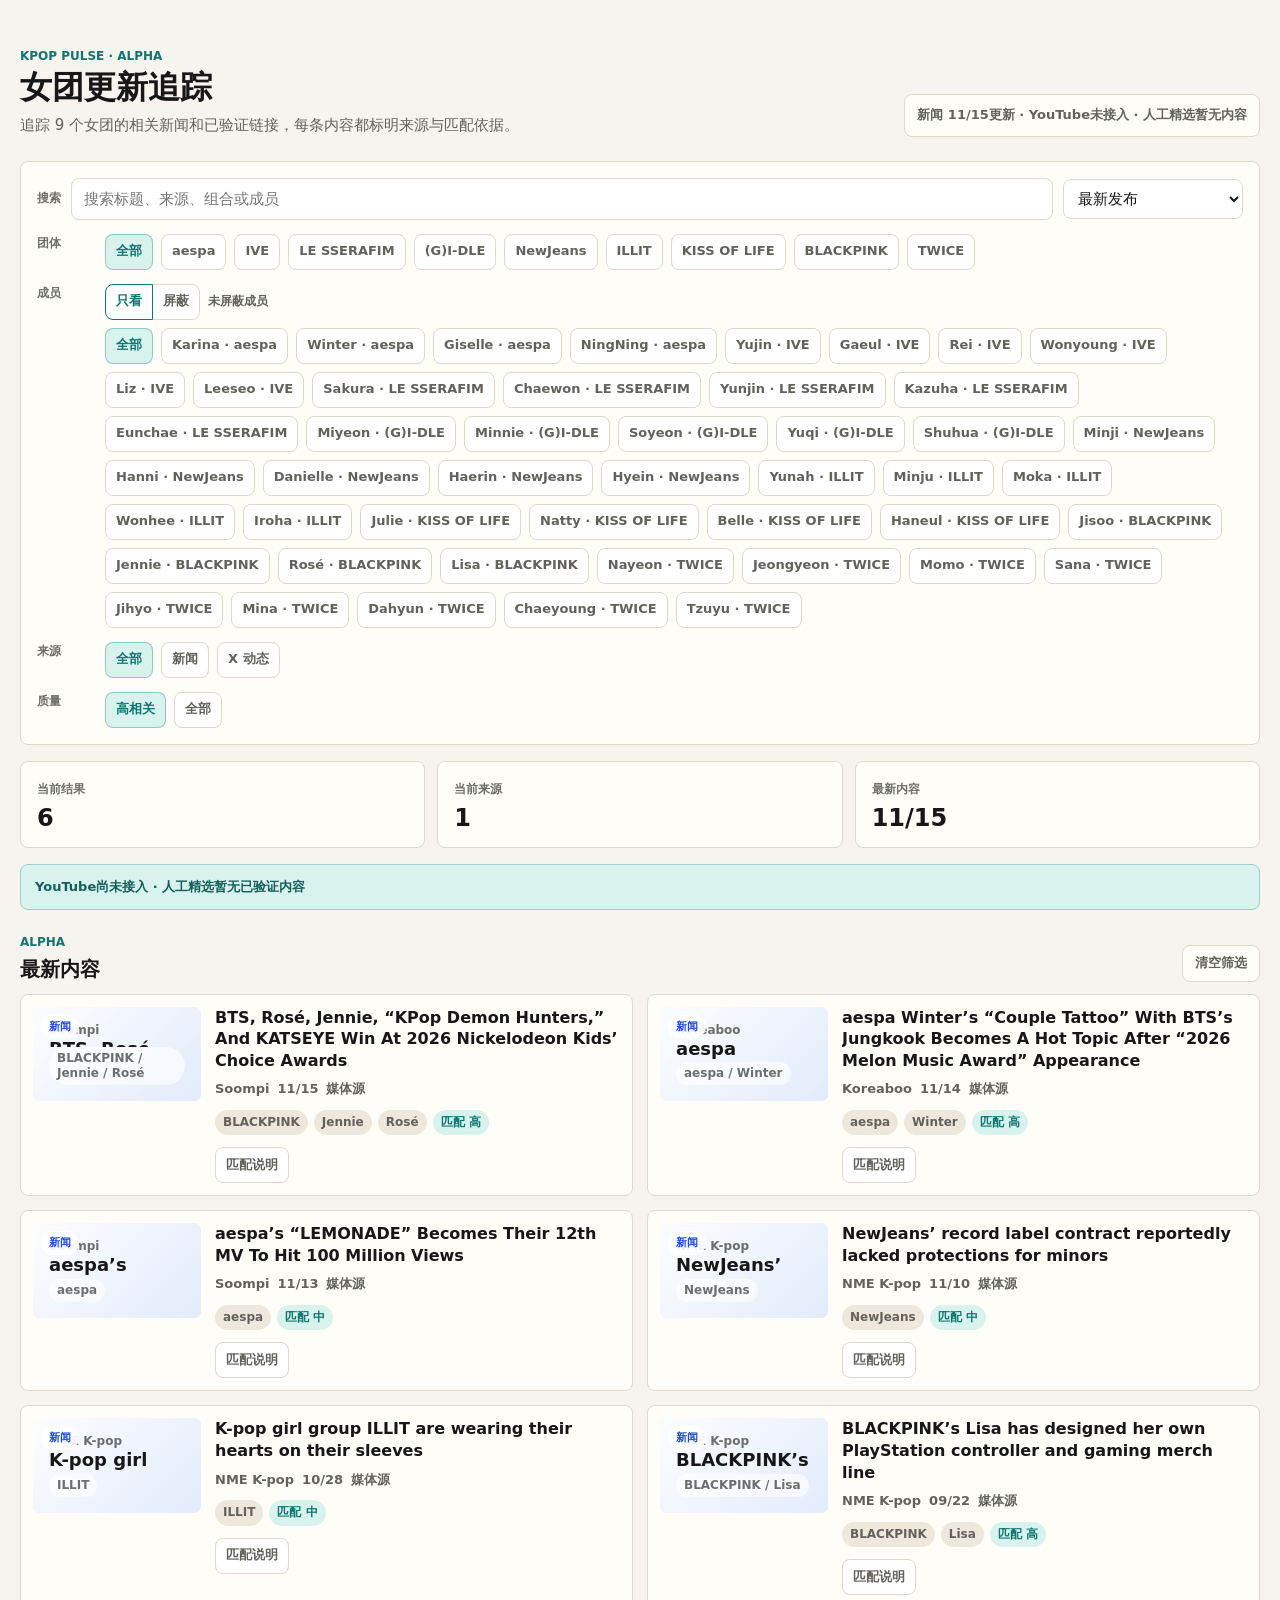
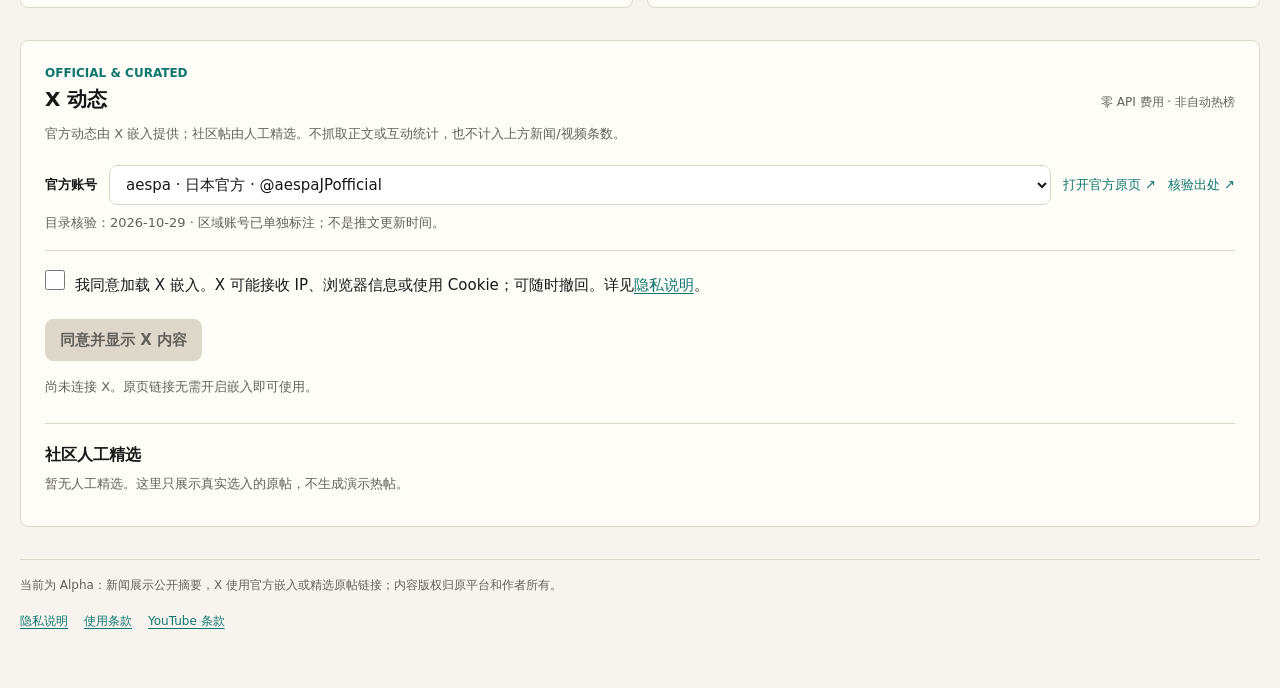
<file: index.html>
<!doctype html>
<html lang="zh-CN">
  <head>
    <meta charset="utf-8" />
    <meta name="viewport" content="width=device-width, initial-scale=1" />
    <meta
      name="description"
      content="Kpop Pulse 追踪 Kpop 女团相关新闻和已验证内容更新。"
    />
    <meta
      http-equiv="Content-Security-Policy"
      content="default-src 'self'; script-src 'self'; style-src 'self'; img-src 'self' https: data:; connect-src 'self'; frame-src 'self'; base-uri 'self'; form-action 'none'"
    />
    <title>Kpop Pulse</title>
    <link rel="stylesheet" href="./src/styles.css?v=20261029a" />
    <script type="module" src="./src/app.js?v=20261029b"></script>
  </head>
  <body>
    <noscript>Kpop Pulse 需要启用 JavaScript 才能读取本地数据并渲染内容列表。</noscript>
    <div id="app">
      <header class="app-header">
        <div>
          <p class="eyebrow">Kpop Pulse · Alpha</p>
          <h1>女团更新追踪</h1>
          <p id="tracking-copy" class="lede">追踪已配置女团的相关新闻和已验证链接，每条内容都标明来源与匹配依据。</p>
        </div>
        <div id="freshness" class="freshness" aria-live="polite">读取数据中...</div>
      </header>

      <main>
        <section class="toolbar" aria-label="筛选条件">
          <div class="toolbar-row">
            <label class="search-label" for="search-input">搜索</label>
            <input id="search-input" type="search" placeholder="搜索标题、来源、组合或成员" />
            <select id="sort-select" aria-label="排序">
              <option value="latest">最新发布</option>
              <option value="confidence">匹配置信度</option>
            </select>
          </div>
          <button
            id="advanced-filters-toggle"
            class="advanced-filter-toggle"
            type="button"
            aria-expanded="false"
            aria-controls="advanced-filters"
          >筛选与偏好</button>
          <div id="advanced-filters" class="advanced-filters is-collapsed">
            <div class="filter-group">
              <span class="filter-title">团体</span>
              <div id="group-filters" class="chip-row" role="group" aria-label="团体筛选"></div>
            </div>
            <div class="filter-group">
              <span class="filter-title">成员</span>
              <div id="member-filter-panel" class="member-filter-panel">
                <div class="member-mode-row">
                  <div class="mode-switch" role="group" aria-label="成员筛选模式">
                    <button id="member-mode-include" class="mode-button" type="button" aria-pressed="true">只看</button>
                    <button id="member-mode-mute" class="mode-button" type="button" aria-pressed="false">屏蔽</button>
                  </div>
                  <span id="muted-member-summary" class="filter-note" aria-live="polite">未屏蔽成员</span>
                  <button id="clear-muted-members" class="ghost-button compact-button" type="button" hidden>清除屏蔽</button>
                </div>
                <div id="member-filters" class="chip-row" role="group" aria-label="成员筛选"></div>
              </div>
            </div>
            <div class="filter-group">
              <span class="filter-title">来源</span>
              <div id="platform-filters" class="chip-row" role="group" aria-label="来源筛选"></div>
            </div>
            <div class="filter-group">
              <span class="filter-title">质量</span>
              <div id="quality-filters" class="chip-row" role="group" aria-label="质量筛选"></div>
            </div>
          </div>
        </section>

        <section id="core-summary" class="summary-grid" aria-label="新闻与视频数据摘要">
          <article class="summary-card">
            <span class="summary-label">当前结果</span>
            <strong id="summary-count">0</strong>
          </article>
          <article class="summary-card">
            <span class="summary-label">当前来源</span>
            <strong id="summary-sources">0</strong>
          </article>
          <article class="summary-card">
            <span class="summary-label">最新内容</span>
            <strong id="summary-latest">—</strong>
          </article>
        </section>

        <section id="status-banner" class="status-banner" aria-live="polite"></section>

        <section id="youtube-consent" class="youtube-consent" aria-labelledby="youtube-consent-title" hidden>
          <div>
            <p class="eyebrow">YouTube API</p>
            <h2 id="youtube-consent-title">是否显示 YouTube 内容？</h2>
            <p>本站会读取公开的官方视频资料。继续前，请先阅读隐私说明和使用条款；不同意不会影响新闻内容。</p>
          </div>
          <label class="consent-check" for="youtube-consent-check">
            <input id="youtube-consent-check" type="checkbox" />
            <span>我已阅读并同意 <a href="./privacy.html">隐私说明</a>和<a href="./terms.html">使用条款</a>。</span>
          </label>
          <button id="youtube-consent-accept" class="consent-button" type="button" disabled>同意并显示 YouTube 内容</button>
        </section>

        <section id="core-feed-section" class="feed-section" aria-labelledby="feed-title">
          <div class="section-heading">
            <div>
              <p class="eyebrow">Alpha</p>
              <h2 id="feed-title">最新内容</h2>
            </div>
            <button id="clear-filters" class="ghost-button" type="button">清空筛选</button>
          </div>
          <div id="feed" class="feed" aria-live="polite"></div>
          <button id="load-more" class="load-more-button" type="button" aria-controls="feed" hidden>显示更多</button>
          <div id="empty-state" class="empty-state" hidden>
            <h3>当前条件没有匹配内容</h3>
            <p>换一个团体、成员、来源，或清空搜索词。</p>
          </div>
        </section>
        <section id="x-section" class="x-section" aria-labelledby="x-title">
          <div class="section-heading">
            <div><p class="eyebrow">Official &amp; Curated</p><h2 id="x-title">X 动态</h2></div>
            <span class="x-mode">零 API 费用 · 非自动热榜</span>
          </div>
          <p class="x-note">官方动态由 X 嵌入提供；社区帖由人工精选。不抓取正文或互动统计，也不计入上方新闻/视频条数。</p>
          <div class="x-account-bar">
            <label for="x-account-select">官方账号</label>
            <select id="x-account-select" aria-label="选择已核验的 X 官方账号" disabled></select>
            <div class="x-actions">
              <a id="x-account-link" target="_blank" rel="noopener noreferrer" hidden>打开官方原页 ↗</a>
              <a id="x-account-source" target="_blank" rel="noopener noreferrer" hidden>核验出处 ↗</a>
            </div>
          </div>
          <p id="x-directory-note" class="x-note"></p>
          <p id="x-filter-hint" class="x-filter-hint" hidden>成员筛选、屏蔽或搜索正在生效：为尊重偏好，已隐藏无法逐帖筛选的官方时间线。人工精选仍按标签和维护者备注筛选。</p>
          <div class="x-consent">
            <label class="consent-check" for="x-consent-check"><input id="x-consent-check" type="checkbox" /><span>我同意加载 X 嵌入。X 可能接收 IP、浏览器信息或使用 Cookie；可随时撤回。详见<a href="./privacy.html#x-privacy">隐私说明</a>。</span></label>
            <div class="x-actions">
              <button id="x-consent-accept" class="consent-button" type="button" disabled>同意并显示 X 内容</button>
              <button id="x-consent-revoke" class="ghost-button" type="button" hidden>撤回 X 同意</button>
              <button id="x-embed-retry" class="ghost-button" type="button" hidden>重试嵌入</button>
            </div>
            <p id="x-storage-note" class="x-note" hidden>浏览器无法保存偏好，本次同意仅在当前会话有效。</p>
          </div>
          <p id="x-status" class="x-status" role="status" aria-live="polite">正在读取 X 官方目录…</p>
          <div id="x-embed-slot"></div>
          <div class="x-manual"><h3>社区人工精选</h3><p id="x-manual-empty" class="x-note"></p><div id="x-manual-posts"></div></div>
        </section>
      </main>
      <footer class="app-footer">
        <p>当前为 Alpha：新闻展示公开摘要，X 使用官方嵌入或精选原帖链接；内容版权归原平台和作者所有。</p>
        <nav class="footer-links" aria-label="政策与条款">
          <a href="./privacy.html">隐私说明</a>
          <a href="./terms.html">使用条款</a>
          <a href="https://www.youtube.com/t/terms" target="_blank" rel="noreferrer">YouTube 条款</a>
          <button id="youtube-consent-revoke" class="footer-button" type="button" hidden>撤回 YouTube 同意</button>
          <button id="youtube-retry" class="footer-button" type="button" hidden>重试 YouTube 内容加载</button>
        </nav>
        <p id="youtube-storage-note" hidden>浏览器无法保存 YouTube 同意，本次同意仅在当前页面有效；刷新后需要重新同意。</p>
      </footer>
    </div>
  </body>
</html>
</file>
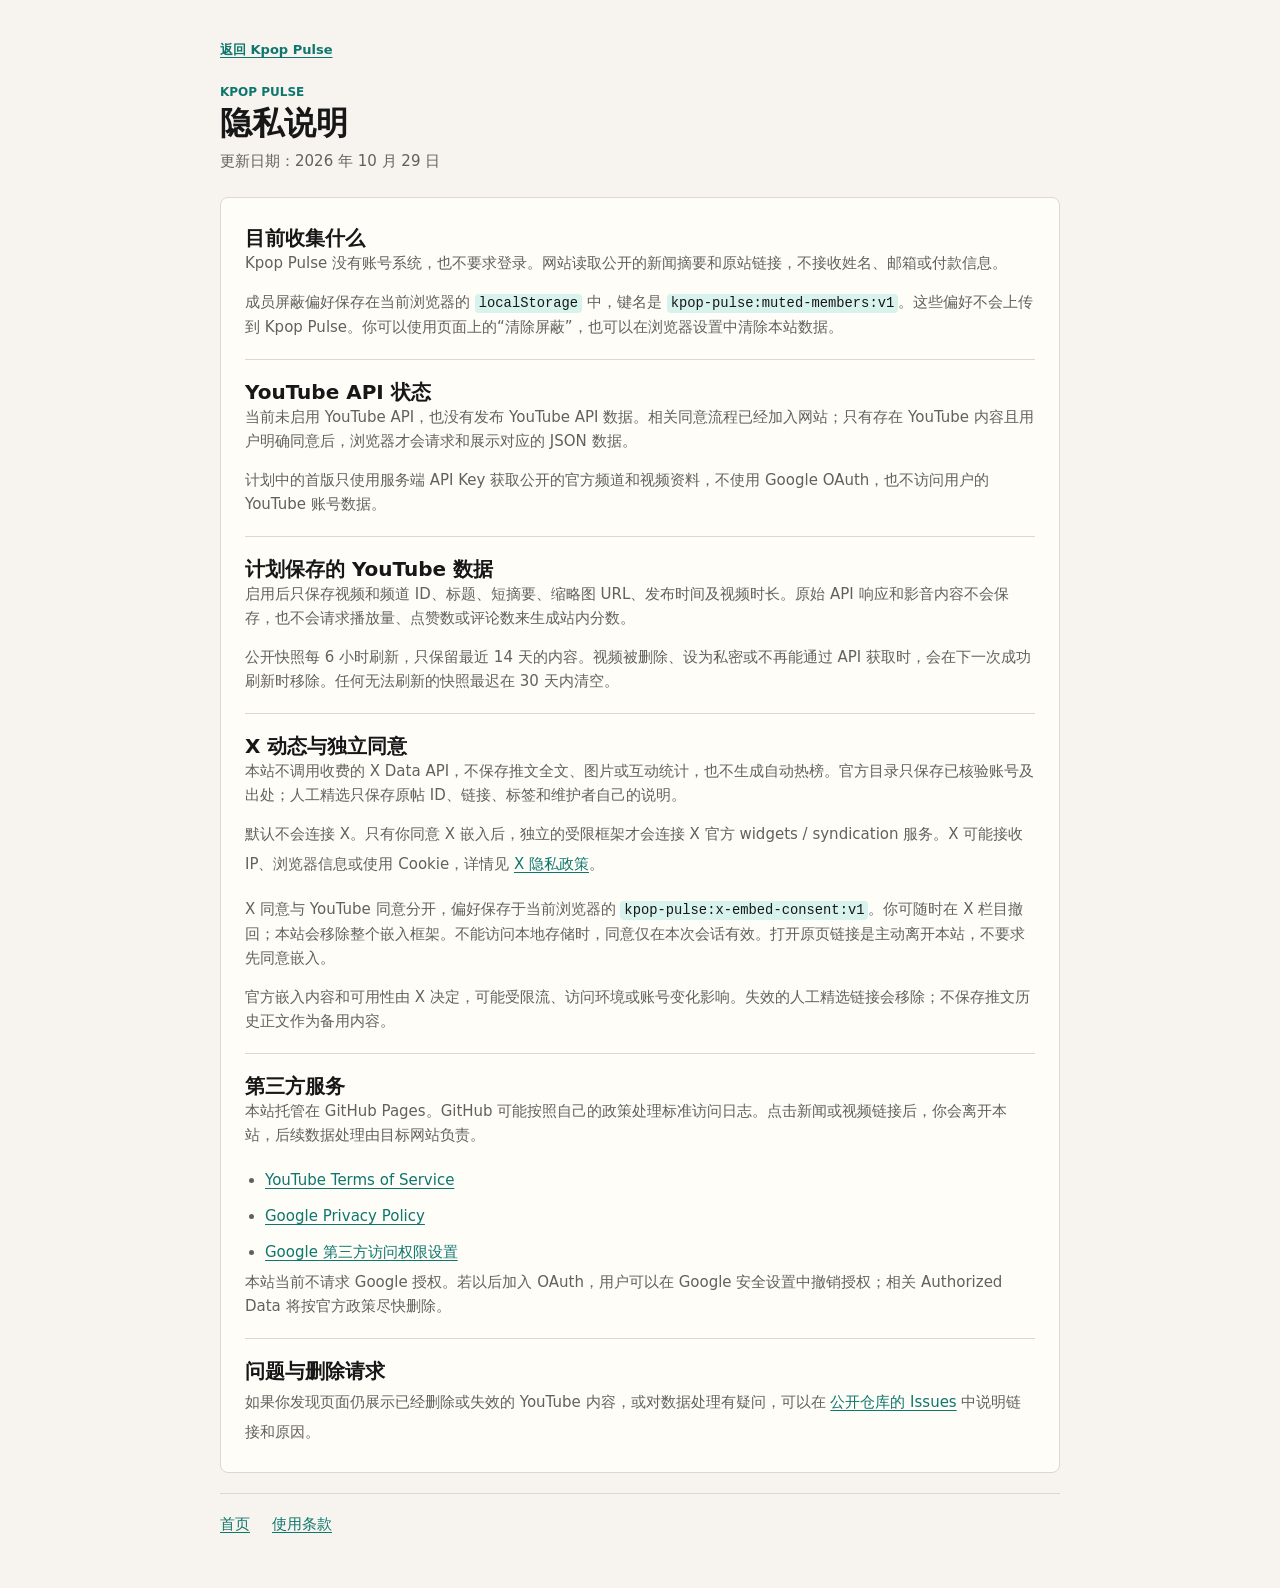
<file: privacy.html>
<!doctype html>
<html lang="zh-CN">
  <head>
    <meta charset="utf-8" />
    <meta name="viewport" content="width=device-width, initial-scale=1" />
    <meta name="description" content="Kpop Pulse 隐私说明与 YouTube API 数据使用计划。" />
    <meta
      http-equiv="Content-Security-Policy"
      content="default-src 'self'; script-src 'none'; style-src 'self'; img-src 'self' https: data:; connect-src 'none'; frame-ancestors 'none'; base-uri 'self'; form-action 'none'"
    />
    <title>隐私说明 · Kpop Pulse</title>
    <link rel="stylesheet" href="./src/styles.css?v=20261029a" />
  </head>
  <body>
    <div class="legal-shell">
      <header class="legal-header">
        <a class="legal-back-link" href="./index.html">返回 Kpop Pulse</a>
        <p class="eyebrow">Kpop Pulse</p>
        <h1>隐私说明</h1>
        <p class="lede">更新日期：2026 年 10 月 29 日</p>
      </header>

      <main class="legal-content">
        <section>
          <h2>目前收集什么</h2>
          <p>Kpop Pulse 没有账号系统，也不要求登录。网站读取公开的新闻摘要和原站链接，不接收姓名、邮箱或付款信息。</p>
          <p>成员屏蔽偏好保存在当前浏览器的 <code>localStorage</code> 中，键名是 <code>kpop-pulse:muted-members:v1</code>。这些偏好不会上传到 Kpop Pulse。你可以使用页面上的“清除屏蔽”，也可以在浏览器设置中清除本站数据。</p>
        </section>

        <section>
          <h2>YouTube API 状态</h2>
          <p>当前未启用 YouTube API，也没有发布 YouTube API 数据。相关同意流程已经加入网站；只有存在 YouTube 内容且用户明确同意后，浏览器才会请求和展示对应的 JSON 数据。</p>
          <p>计划中的首版只使用服务端 API Key 获取公开的官方频道和视频资料，不使用 Google OAuth，也不访问用户的 YouTube 账号数据。</p>
        </section>

        <section>
          <h2>计划保存的 YouTube 数据</h2>
          <p>启用后只保存视频和频道 ID、标题、短摘要、缩略图 URL、发布时间及视频时长。原始 API 响应和影音内容不会保存，也不会请求播放量、点赞数或评论数来生成站内分数。</p>
          <p>公开快照每 6 小时刷新，只保留最近 14 天的内容。视频被删除、设为私密或不再能通过 API 获取时，会在下一次成功刷新时移除。任何无法刷新的快照最迟在 30 天内清空。</p>
        </section>

        <section id="x-privacy">
          <h2>X 动态与独立同意</h2>
          <p>本站不调用收费的 X Data API，不保存推文全文、图片或互动统计，也不生成自动热榜。官方目录只保存已核验账号及出处；人工精选只保存原帖 ID、链接、标签和维护者自己的说明。</p>
          <p>默认不会连接 X。只有你同意 X 嵌入后，独立的受限框架才会连接 X 官方 widgets / syndication 服务。X 可能接收 IP、浏览器信息或使用 Cookie，详情见 <a href="https://x.com/en/privacy" target="_blank" rel="noopener noreferrer">X 隐私政策</a>。</p>
          <p>X 同意与 YouTube 同意分开，偏好保存于当前浏览器的 <code>kpop-pulse:x-embed-consent:v1</code>。你可随时在 X 栏目撤回；本站会移除整个嵌入框架。不能访问本地存储时，同意仅在本次会话有效。打开原页链接是主动离开本站，不要求先同意嵌入。</p>
          <p>官方嵌入内容和可用性由 X 决定，可能受限流、访问环境或账号变化影响。失效的人工精选链接会移除；不保存推文历史正文作为备用内容。</p>
        </section>

        <section>
          <h2>第三方服务</h2>
          <p>本站托管在 GitHub Pages。GitHub 可能按照自己的政策处理标准访问日志。点击新闻或视频链接后，你会离开本站，后续数据处理由目标网站负责。</p>
          <ul class="legal-link-list">
            <li><a href="https://www.youtube.com/t/terms" target="_blank" rel="noreferrer">YouTube Terms of Service</a></li>
            <li><a href="https://policies.google.com/privacy" target="_blank" rel="noreferrer">Google Privacy Policy</a></li>
            <li><a href="https://security.google.com/settings/security/permissions" target="_blank" rel="noreferrer">Google 第三方访问权限设置</a></li>
          </ul>
          <p>本站当前不请求 Google 授权。若以后加入 OAuth，用户可以在 Google 安全设置中撤销授权；相关 Authorized Data 将按官方政策尽快删除。</p>
        </section>

        <section>
          <h2>问题与删除请求</h2>
          <p>如果你发现页面仍展示已经删除或失效的 YouTube 内容，或对数据处理有疑问，可以在 <a href="https://github.com/winterinabluu/kpop-pulse-site/issues" target="_blank" rel="noreferrer">公开仓库的 Issues</a> 中说明链接和原因。</p>
        </section>
      </main>

      <footer class="legal-footer">
        <a href="./index.html">首页</a>
        <a href="./terms.html">使用条款</a>
      </footer>
    </div>
  </body>
</html>
</file>
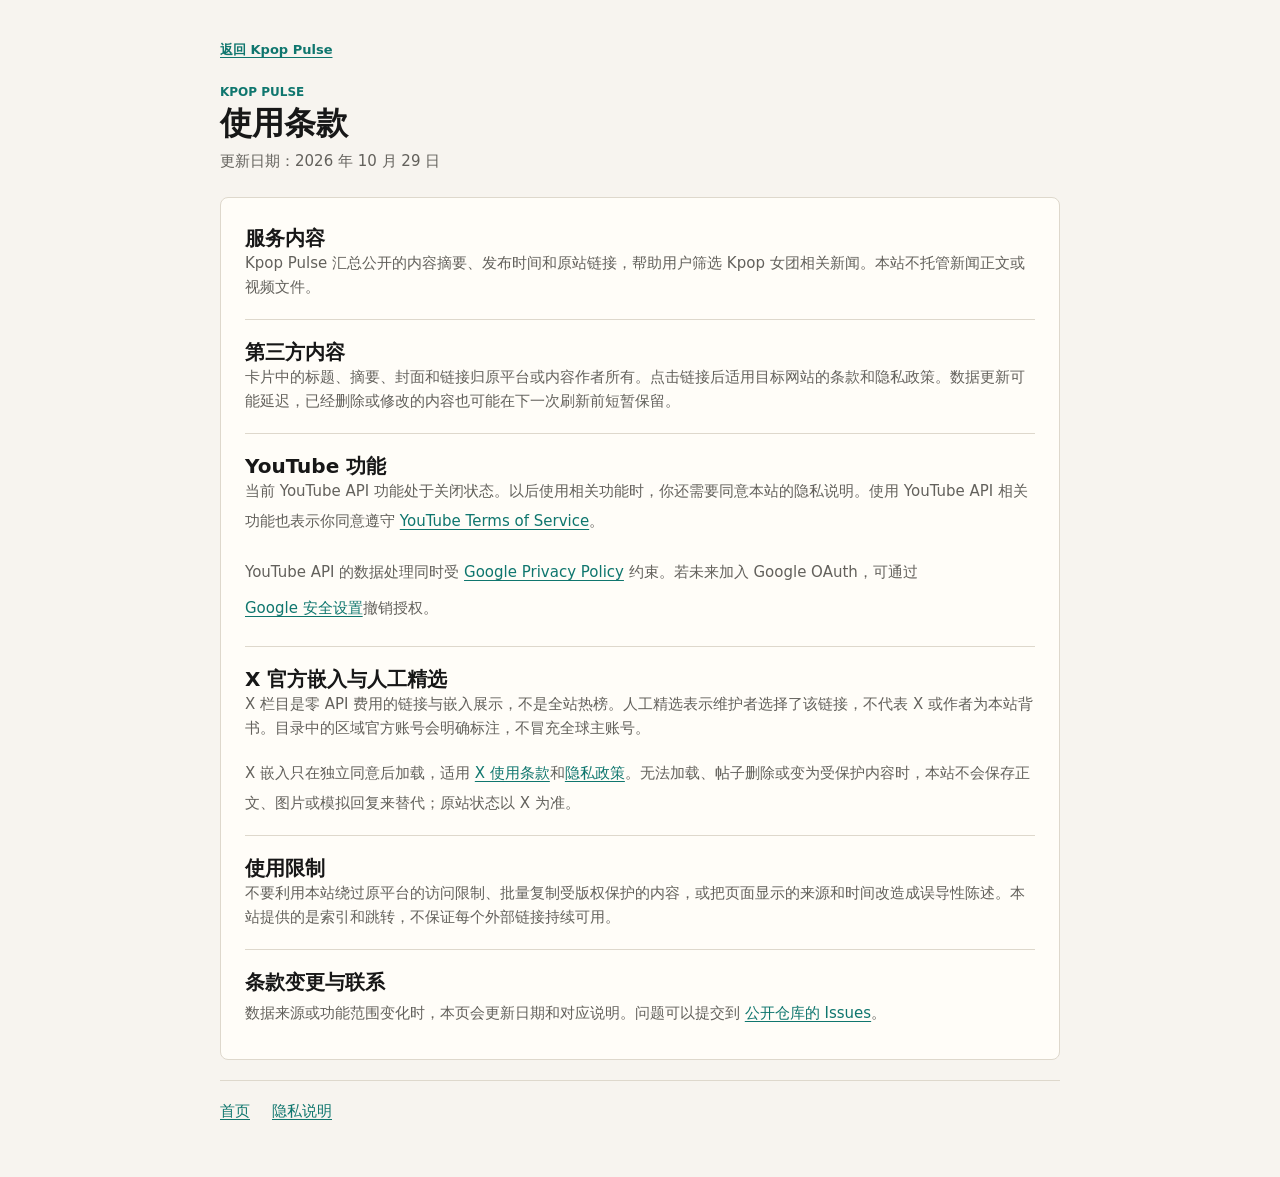
<file: terms.html>
<!doctype html>
<html lang="zh-CN">
  <head>
    <meta charset="utf-8" />
    <meta name="viewport" content="width=device-width, initial-scale=1" />
    <meta name="description" content="Kpop Pulse 使用条款。" />
    <meta
      http-equiv="Content-Security-Policy"
      content="default-src 'self'; script-src 'none'; style-src 'self'; img-src 'self' https: data:; connect-src 'none'; frame-ancestors 'none'; base-uri 'self'; form-action 'none'"
    />
    <title>使用条款 · Kpop Pulse</title>
    <link rel="stylesheet" href="./src/styles.css?v=20261029a" />
  </head>
  <body>
    <div class="legal-shell">
      <header class="legal-header">
        <a class="legal-back-link" href="./index.html">返回 Kpop Pulse</a>
        <p class="eyebrow">Kpop Pulse</p>
        <h1>使用条款</h1>
        <p class="lede">更新日期：2026 年 10 月 29 日</p>
      </header>

      <main class="legal-content">
        <section>
          <h2>服务内容</h2>
          <p>Kpop Pulse 汇总公开的内容摘要、发布时间和原站链接，帮助用户筛选 Kpop 女团相关新闻。本站不托管新闻正文或视频文件。</p>
        </section>

        <section>
          <h2>第三方内容</h2>
          <p>卡片中的标题、摘要、封面和链接归原平台或内容作者所有。点击链接后适用目标网站的条款和隐私政策。数据更新可能延迟，已经删除或修改的内容也可能在下一次刷新前短暂保留。</p>
        </section>

        <section>
          <h2>YouTube 功能</h2>
          <p>当前 YouTube API 功能处于关闭状态。以后使用相关功能时，你还需要同意本站的隐私说明。使用 YouTube API 相关功能也表示你同意遵守 <a href="https://www.youtube.com/t/terms" target="_blank" rel="noreferrer">YouTube Terms of Service</a>。</p>
          <p>YouTube API 的数据处理同时受 <a href="https://policies.google.com/privacy" target="_blank" rel="noreferrer">Google Privacy Policy</a> 约束。若未来加入 Google OAuth，可通过 <a href="https://security.google.com/settings/security/permissions" target="_blank" rel="noreferrer">Google 安全设置</a>撤销授权。</p>
        </section>

        <section>
          <h2>X 官方嵌入与人工精选</h2>
          <p>X 栏目是零 API 费用的链接与嵌入展示，不是全站热榜。人工精选表示维护者选择了该链接，不代表 X 或作者为本站背书。目录中的区域官方账号会明确标注，不冒充全球主账号。</p>
          <p>X 嵌入只在独立同意后加载，适用 <a href="https://x.com/en/tos" target="_blank" rel="noopener noreferrer">X 使用条款</a>和<a href="https://x.com/en/privacy" target="_blank" rel="noopener noreferrer">隐私政策</a>。无法加载、帖子删除或变为受保护内容时，本站不会保存正文、图片或模拟回复来替代；原站状态以 X 为准。</p>
        </section>

        <section>
          <h2>使用限制</h2>
          <p>不要利用本站绕过原平台的访问限制、批量复制受版权保护的内容，或把页面显示的来源和时间改造成误导性陈述。本站提供的是索引和跳转，不保证每个外部链接持续可用。</p>
        </section>

        <section>
          <h2>条款变更与联系</h2>
          <p>数据来源或功能范围变化时，本页会更新日期和对应说明。问题可以提交到 <a href="https://github.com/winterinabluu/kpop-pulse-site/issues" target="_blank" rel="noreferrer">公开仓库的 Issues</a>。</p>
        </section>
      </main>

      <footer class="legal-footer">
        <a href="./index.html">首页</a>
        <a href="./privacy.html">隐私说明</a>
      </footer>
    </div>
  </body>
</html>
</file>
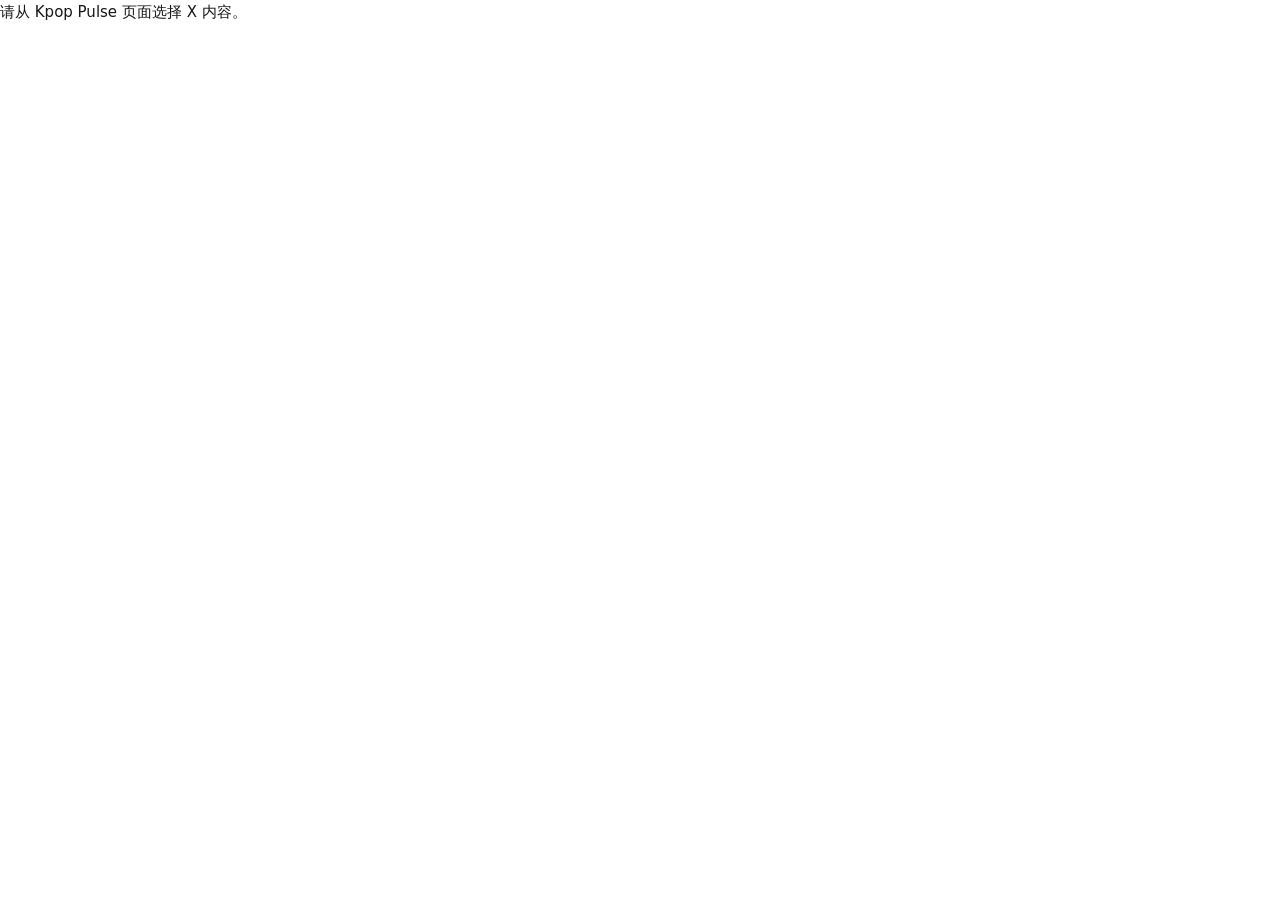
<file: x-embed.html>
<!doctype html>
<html lang="zh-CN">
  <head>
    <meta charset="utf-8" />
    <meta name="viewport" content="width=device-width, initial-scale=1" />
    <meta http-equiv="Content-Security-Policy" content="default-src 'none'; script-src 'self'; style-src 'self'; connect-src 'none'; frame-src https://platform.twitter.com https://syndication.twitter.com; base-uri 'none'; form-action 'none'" />
    <title>X 官方嵌入</title>
    <link rel="stylesheet" href="./src/styles.css" />
    <script src="./src/x-embed.js" type="module"></script>
  </head>
  <body class="x-wrapper"><div id="x-provider-root">等待父页面同意后加载 X。</div></body>
</html>
</file>
<file: src/styles.css>
:root {
  color-scheme: light;
  --canvas: #f7f4ef;
  --surface: #fffdf8;
  --surface-raised: #ffffff;
  --ink: #171717;
  --ink-muted: #63615c;
  --ink-faint: #706d66;
  --line: #ded8cc;
  --primary: #0f766e;
  --primary-soft: #d8f3ee;
  --accent: #b45309;
  --accent-soft: #fdecc8;
  --danger: #b91c1c;
  --success: #15803d;
  --youtube: #cc0000;
  --news: #1d4ed8;
  --curated: #7c3aed;
  --shadow-soft: 0 12px 30px rgba(23, 23, 23, 0.08);
  --shadow-focus: 0 0 0 3px rgba(15, 118, 110, 0.24);
  font-family: Inter, ui-sans-serif, system-ui, -apple-system, BlinkMacSystemFont, "Segoe UI", sans-serif;
}

* {
  box-sizing: border-box;
}

body {
  margin: 0;
  background: var(--canvas);
  color: var(--ink);
  font-size: 15px;
  line-height: 1.6;
}

button,
input,
select {
  font: inherit;
}

button,
a {
  -webkit-tap-highlight-color: transparent;
}

a {
  color: inherit;
  text-decoration: none;
}

a:focus-visible,
button:focus-visible,
input:focus-visible,
select:focus-visible {
  outline: 2px solid var(--primary);
  outline-offset: 2px;
  box-shadow: var(--shadow-focus);
}

#app {
  width: min(1280px, 100%);
  margin: 0 auto;
  padding: 28px 20px 48px;
}

.app-header {
  display: flex;
  align-items: flex-end;
  justify-content: space-between;
  gap: 24px;
  padding: 20px 0 24px;
}

.eyebrow {
  margin: 0 0 6px;
  color: var(--primary);
  font-size: 12px;
  font-weight: 750;
  line-height: 1.35;
  text-transform: uppercase;
}

h1,
h2,
h3,
p {
  margin-top: 0;
}

h1 {
  margin-bottom: 8px;
  font-size: clamp(26px, 5vw, 32px);
  font-weight: 750;
  line-height: 1.08;
  letter-spacing: 0;
}

h2 {
  margin-bottom: 0;
  font-size: 20px;
  line-height: 1.25;
  letter-spacing: 0;
}

h3 {
  margin-bottom: 8px;
  font-size: 16px;
  line-height: 1.35;
  letter-spacing: 0;
}

.lede {
  max-width: 680px;
  margin-bottom: 0;
  color: var(--ink-muted);
}

.freshness,
.status-banner,
.summary-card,
.toolbar,
.content-card {
  border: 1px solid var(--line);
  background: var(--surface);
  border-radius: 8px;
}

.freshness {
  min-width: 220px;
  padding: 10px 12px;
  color: var(--ink-muted);
  font-size: 13px;
  font-weight: 650;
  text-align: right;
}

.toolbar {
  padding: 16px;
}

.toolbar-row {
  display: grid;
  grid-template-columns: auto minmax(180px, 1fr) minmax(140px, 180px);
  align-items: center;
  gap: 10px;
}

.advanced-filter-toggle {
  display: none;
  width: 100%;
  min-height: 40px;
  margin-top: 12px;
  border: 1px solid var(--line);
  border-radius: 8px;
  background: var(--surface-raised);
  color: var(--ink-muted);
  cursor: pointer;
  padding: 8px 12px;
  font-size: 13px;
  font-weight: 750;
  text-align: left;
}

.advanced-filter-toggle:hover,
.advanced-filter-toggle[aria-expanded="true"] {
  border-color: var(--primary);
  color: var(--primary);
}

.search-label,
.filter-title,
.summary-label,
.metric-label {
  color: var(--ink-faint);
  font-size: 12px;
  font-weight: 700;
}

input,
select {
  min-height: 40px;
  border: 1px solid var(--line);
  border-radius: 8px;
  background: var(--surface-raised);
  color: var(--ink);
}

input {
  width: 100%;
  padding: 8px 12px;
}

select {
  padding: 8px 10px;
}

.filter-group {
  display: grid;
  grid-template-columns: 58px 1fr;
  gap: 10px;
  margin-top: 14px;
}

.member-filter-panel {
  min-width: 0;
}

.member-mode-row {
  display: flex;
  align-items: center;
  flex-wrap: wrap;
  gap: 8px;
  margin-bottom: 8px;
}

.mode-switch {
  display: inline-flex;
}

.mode-button {
  min-height: 36px;
  border: 1px solid var(--line);
  background: var(--surface-raised);
  color: var(--ink-muted);
  cursor: pointer;
  padding: 6px 10px;
  font-size: 13px;
  font-weight: 700;
}

.mode-button:first-child {
  border-radius: 8px 0 0 8px;
}

.mode-button:last-child {
  margin-left: -1px;
  border-radius: 0 8px 8px 0;
}

.mode-button:hover,
.mode-button[aria-pressed="true"] {
  position: relative;
  border-color: var(--primary);
  color: var(--primary);
}

#member-mode-mute[aria-pressed="true"] {
  border-color: var(--danger);
  color: var(--danger);
}

.filter-note {
  color: var(--ink-muted);
  font-size: 12px;
  font-weight: 650;
}

.compact-button {
  min-height: 36px;
  padding: 5px 10px;
}

.chip-row {
  display: flex;
  flex-wrap: wrap;
  gap: 8px;
}

.chip {
  min-height: 36px;
  border: 1px solid var(--line);
  border-radius: 8px;
  background: var(--surface-raised);
  color: var(--ink-muted);
  cursor: pointer;
  padding: 6px 10px;
  font-size: 13px;
  font-weight: 700;
}

.chip:hover {
  border-color: var(--primary);
  color: var(--primary);
}

.chip[aria-pressed="true"] {
  border-color: rgba(15, 118, 110, 0.35);
  background: var(--primary-soft);
  color: var(--primary);
}

.chip.is-muted,
.member-filter-panel.is-mute-mode .chip[aria-pressed="true"] {
  border-color: var(--danger);
  background: var(--surface-raised);
  color: var(--danger);
}

.member-filter-panel.is-mute-mode .chip:hover {
  border-color: var(--danger);
  color: var(--danger);
}

.summary-grid {
  display: grid;
  grid-template-columns: repeat(3, minmax(0, 1fr));
  gap: 12px;
  margin-top: 16px;
}

.summary-card {
  padding: 14px 16px;
}

.summary-card strong {
  display: block;
  margin-top: 4px;
  color: var(--ink);
  font-size: 24px;
  line-height: 1.2;
}

.status-banner {
  display: none;
  margin-top: 16px;
  padding: 12px 14px;
  color: var(--ink-muted);
  font-size: 13px;
  font-weight: 600;
}

.status-banner.is-visible {
  display: block;
}

.status-banner.is-warning {
  border-color: #edc268;
  background: var(--accent-soft);
  color: #73450d;
}

.status-banner.is-info {
  border-color: #9ecfc8;
  background: var(--primary-soft);
  color: #145f59;
}

.youtube-consent {
  display: grid;
  gap: 12px;
  margin-top: 16px;
  border: 1px solid #9ecfc8;
  border-radius: 8px;
  background: var(--primary-soft);
  padding: 16px;
}

.youtube-consent[hidden] {
  display: none;
}

.youtube-consent p {
  margin-bottom: 0;
  color: var(--ink-muted);
}

.consent-check {
  display: flex;
  min-height: 40px;
  align-items: flex-start;
  gap: 10px;
  cursor: pointer;
}

.consent-check input {
  width: 20px;
  min-width: 20px;
  min-height: 20px;
  margin: 3px 0 0;
  accent-color: var(--primary);
}

.consent-check a {
  color: var(--primary);
  text-decoration: underline;
  text-underline-offset: 3px;
}

.consent-button {
  min-height: 40px;
  justify-self: start;
  border: 1px solid var(--primary);
  border-radius: 8px;
  background: var(--primary);
  color: var(--surface-raised);
  cursor: pointer;
  padding: 8px 14px;
  font-weight: 750;
}

.consent-button:disabled {
  border-color: var(--line);
  background: var(--line);
  color: var(--ink-muted);
  cursor: not-allowed;
}

.feed-section {
  margin-top: 24px;
}

.section-heading {
  display: flex;
  align-items: flex-end;
  justify-content: space-between;
  gap: 16px;
  margin-bottom: 12px;
}

.ghost-button {
  min-height: 36px;
  border: 1px solid var(--line);
  border-radius: 8px;
  background: var(--surface);
  color: var(--ink-muted);
  cursor: pointer;
  padding: 7px 12px;
  font-size: 13px;
  font-weight: 700;
}

.ghost-button:hover {
  border-color: var(--primary);
  color: var(--primary);
}

.feed {
  display: grid;
  grid-template-columns: repeat(2, minmax(0, 1fr));
  gap: 14px;
}

.load-more-button {
  display: block;
  min-height: 40px;
  margin: 16px auto 0;
  border: 1px solid var(--line);
  border-radius: 8px;
  background: var(--surface);
  color: var(--primary);
  cursor: pointer;
  padding: 8px 16px;
  font-size: 13px;
  font-weight: 750;
}

.load-more-button:hover {
  border-color: var(--primary);
  background: var(--primary-soft);
}

.load-more-button[hidden] {
  display: none;
}

.content-card {
  display: grid;
  grid-template-columns: 168px minmax(0, 1fr);
  gap: 14px;
  padding: 12px;
  transition: border-color 160ms ease, box-shadow 160ms ease, transform 160ms ease;
}

.content-card:hover {
  border-color: rgba(15, 118, 110, 0.42);
  box-shadow: var(--shadow-soft);
  transform: translateY(-1px);
}

.content-card.is-low-confidence {
  background: rgba(255, 253, 248, 0.62);
}

.content-card.is-low-confidence .card-title,
.content-card.is-low-confidence .cover-title {
  color: #3f3d39;
}

.content-card.is-low-confidence .thumb {
  opacity: 0.86;
}

.thumb {
  position: relative;
  overflow: hidden;
  align-self: start;
  aspect-ratio: 16 / 9;
  border-radius: 7px;
  background: #ece7dd;
}

.thumb img {
  width: 100%;
  height: 100%;
  display: block;
  object-fit: cover;
}

.cover-link {
  display: block;
  width: 100%;
  height: 100%;
}

.cover-link:focus-visible {
  outline-width: 3px;
  outline-offset: -3px;
}

.generated-cover {
  display: flex;
  height: 100%;
  min-height: 0;
  flex-direction: column;
  justify-content: space-between;
  padding: 16px;
  background:
    linear-gradient(135deg, rgba(255, 255, 255, 0.88), rgba(255, 255, 255, 0.24)),
    #eee8dc;
}

.generated-cover-youtube {
  background:
    linear-gradient(135deg, rgba(255, 255, 255, 0.9), rgba(255, 234, 234, 0.45)),
    #f2d7d7;
}

.generated-cover-news {
  background:
    linear-gradient(135deg, rgba(255, 255, 255, 0.9), rgba(230, 238, 255, 0.5)),
    #dfe8f7;
}

.generated-cover-bilibili,
.generated-cover-xiaohongshu {
  background:
    linear-gradient(135deg, rgba(255, 255, 255, 0.9), rgba(243, 232, 255, 0.5)),
    #eadffc;
}

.cover-source,
.cover-subject {
  color: rgba(23, 23, 23, 0.62);
  font-size: 12px;
  font-weight: 800;
  line-height: 1.25;
}

.cover-title {
  display: -webkit-box;
  overflow: hidden;
  color: var(--ink);
  font-size: 18px;
  font-weight: 800;
  line-height: 1.18;
  -webkit-box-orient: vertical;
  -webkit-line-clamp: 3;
}

.cover-subject {
  align-self: flex-start;
  border-radius: 999px;
  background: rgba(255, 255, 255, 0.62);
  padding: 4px 8px;
}

.platform-pill {
  position: absolute;
  left: 8px;
  top: 8px;
  border-radius: 999px;
  background: rgba(255, 255, 255, 0.92);
  color: var(--ink);
  padding: 3px 8px;
  font-size: 11px;
  font-weight: 800;
}

.platform-youtube {
  color: var(--youtube);
}

.platform-news {
  color: var(--news);
}

.platform-curated,
.platform-xiaohongshu,
.platform-bilibili {
  color: var(--curated);
}

.card-body {
  min-width: 0;
}

.card-title {
  display: -webkit-box;
  overflow: hidden;
  margin: 0 0 8px;
  font-size: 16px;
  font-weight: 750;
  line-height: 1.35;
  -webkit-box-orient: vertical;
  -webkit-line-clamp: 2;
}

.title-link:hover {
  color: var(--primary);
}

.title-link {
  display: inline-block;
  min-height: 36px;
}

.card-meta {
  display: flex;
  flex-wrap: wrap;
  gap: 8px;
  margin-bottom: 10px;
  color: var(--ink-muted);
  font-size: 13px;
  font-weight: 600;
}

.metrics {
  display: grid;
  grid-template-columns: repeat(auto-fit, minmax(100px, 1fr));
  gap: 8px;
  margin: 10px 0;
}

.metric {
  min-height: 52px;
  border: 1px solid var(--line);
  border-radius: 8px;
  padding: 7px 8px;
}

.metric strong {
  display: block;
  overflow: hidden;
  color: var(--ink);
  font-size: 14px;
  line-height: 1.25;
  text-overflow: ellipsis;
  white-space: nowrap;
}

.tag-row {
  display: flex;
  flex-wrap: wrap;
  gap: 6px;
}

.tag {
  border-radius: 999px;
  background: #eee8dc;
  color: var(--ink-muted);
  padding: 3px 8px;
  font-size: 12px;
  font-weight: 700;
}

.tag-confidence {
  background: var(--primary-soft);
  color: var(--primary);
}

.tag-low-confidence {
  background: #f4e5c8;
  color: #7c541b;
}

.card-actions {
  display: flex;
  gap: 8px;
  margin-top: 12px;
}

.explain-button {
  min-height: 36px;
  border: 1px solid var(--line);
  border-radius: 8px;
  background: var(--surface-raised);
  color: var(--ink-muted);
  cursor: pointer;
  padding: 6px 10px;
  font-size: 13px;
  font-weight: 750;
}

.explain-button:hover,
.explain-button[aria-expanded="true"] {
  border-color: rgba(15, 118, 110, 0.35);
  background: var(--primary-soft);
  color: var(--primary);
}

.explain-panel {
  margin-top: 12px;
  border-top: 1px solid var(--line);
  padding-top: 12px;
}

.reason-list {
  margin: 0;
  padding-left: 18px;
  color: var(--ink-muted);
  font-size: 13px;
  line-height: 1.45;
}

.reason-list li + li {
  margin-top: 4px;
}

.empty-state {
  border: 1px dashed var(--line);
  border-radius: 8px;
  background: rgba(255, 253, 248, 0.72);
  padding: 32px;
  color: var(--ink-muted);
  text-align: center;
}

.x-section {
  margin-top: 32px;
  padding: 24px;
  border: 1px solid var(--line);
  border-radius: 8px;
  background: var(--surface);
}
.x-section[hidden], .x-section [hidden], #core-summary[hidden], #core-feed-section[hidden] { display: none; }
.x-mode { color: var(--ink-muted); font-size: 12px; white-space: nowrap; }
.x-note { margin: 8px 0; color: var(--ink-muted); font-size: 13px; line-height: 1.6; }
.x-account-bar { display: flex; align-items: center; flex-wrap: wrap; gap: 12px; margin: 20px 0 8px; }
.x-account-bar label { font-size: 13px; font-weight: 700; }
.x-account-bar select {
  flex: 1; min-width: 200px; max-width: 100%; min-height: 40px; padding: 8px 12px;
  border: 1px solid var(--line); border-radius: 8px; background: var(--surface-raised); color: var(--ink);
}
.x-actions { display: flex; align-items: center; flex-wrap: wrap; gap: 12px; }
.x-actions a { display: inline-flex; align-items: center; min-height: 36px; color: var(--primary); font-size: 13px; text-underline-offset: 3px; }
.x-consent { margin-top: 16px; padding-top: 16px; border-top: 1px solid var(--line); }
.x-consent .x-actions { margin-top: 12px; }
.x-consent .consent-check a { display: inline-flex; align-items: center; min-height: 36px; }
.x-filter-hint { padding: 12px; border-left: 3px solid var(--primary); background: var(--primary-soft); font-size: 13px; line-height: 1.6; }
.x-status { margin: 16px 0 0; min-height: 22px; font-size: 13px; line-height: 1.6; color: var(--ink-muted); }
.x-embed-frame { display: block; width: 100%; height: 500px; border: 0; margin-top: 16px; background: var(--surface-raised); }
.x-wrapper { margin: 0; padding: 0; background: #ffffff; }
.x-provider-frame { display: block; width: 100%; height: 460px; border: 0; }
.x-manual { margin-top: 24px; padding-top: 20px; border-top: 1px solid var(--line); }
.x-manual h3 { margin: 0; font-size: 16px; }
.x-post-row { padding: 16px 0; border-bottom: 1px solid var(--line); }
.x-post-row h4 { margin: 0; font-size: 15px; line-height: 1.6; overflow-wrap: anywhere; }
@media (max-width: 720px) {
  .x-section { padding: 16px; margin-top: 24px; }
  .x-section .section-heading { align-items: flex-start; flex-direction: column; gap: 8px; }
  .x-account-bar { display: grid; grid-template-columns: minmax(0, 1fr); gap: 8px; }
  .x-account-bar select { min-width: 0; width: 100%; }
  .x-consent .consent-check { font-size: 13px; line-height: 1.6; }
  .x-embed-frame { height: 480px; }
}

.app-footer {
  margin-top: 32px;
  border-top: 1px solid var(--line);
  padding-top: 16px;
  color: var(--ink-muted);
  font-size: 12px;
}

.app-footer p {
  margin-bottom: 8px;
}

.footer-links,
.legal-footer {
  display: flex;
  flex-wrap: wrap;
  gap: 8px 16px;
}

.footer-links a,
.legal-footer a,
.legal-back-link,
.legal-content a {
  display: inline-flex;
  min-width: 36px;
  min-height: 36px;
  align-items: center;
  color: var(--primary);
  text-decoration: underline;
  text-underline-offset: 3px;
}

.footer-button {
  min-width: 36px;
  min-height: 36px;
  border: 0;
  background: transparent;
  color: var(--primary);
  cursor: pointer;
  padding: 0;
  font-size: inherit;
  text-decoration: underline;
  text-underline-offset: 3px;
}

.legal-shell {
  width: min(880px, 100%);
  margin: 0 auto;
  padding: 32px 20px 48px;
}

.legal-header {
  margin-bottom: 24px;
}

.legal-back-link {
  margin-bottom: 16px;
  font-size: 13px;
  font-weight: 700;
}

.legal-content {
  border: 1px solid var(--line);
  border-radius: 8px;
  background: var(--surface);
  padding: 8px 24px;
}

.legal-content section {
  padding: 20px 0;
}

.legal-content section + section {
  border-top: 1px solid var(--line);
}

.legal-content p,
.legal-content li {
  color: var(--ink-muted);
}

.legal-content p:last-child,
.legal-content ul:last-child {
  margin-bottom: 0;
}

.legal-content code {
  border-radius: 4px;
  background: var(--primary-soft);
  color: var(--ink);
  padding: 2px 4px;
  font-size: 0.92em;
}

.legal-link-list {
  margin: 0;
  padding-left: 20px;
}

.legal-footer {
  margin-top: 20px;
  border-top: 1px solid var(--line);
  padding-top: 12px;
}

@media (max-width: 960px) {
  .app-header {
    align-items: flex-start;
    flex-direction: column;
  }

  .freshness {
    width: 100%;
    text-align: left;
  }

  .feed {
    grid-template-columns: 1fr;
  }
}

@media (max-width: 720px) {
  #app {
    padding: 20px 14px 36px;
  }

  .legal-shell {
    padding: 20px 14px 36px;
  }

  .legal-content {
    padding: 4px 16px;
  }

  .toolbar-row {
    grid-template-columns: 1fr;
  }

  .advanced-filter-toggle {
    display: block;
  }

  .advanced-filters.is-collapsed {
    display: none;
  }

  .filter-group {
    grid-template-columns: 1fr;
  }

  .chip-row {
    flex-wrap: nowrap;
    overflow-x: auto;
    padding-bottom: 4px;
  }

  .chip {
    flex: 0 0 auto;
  }

  .summary-grid {
    grid-template-columns: repeat(3, minmax(0, 1fr));
    gap: 6px;
    margin-top: 10px;
  }

  .summary-card {
    min-width: 0;
    padding: 10px 8px;
    text-align: center;
  }

  .summary-card strong {
    margin-top: 2px;
    font-size: 18px;
  }

  .summary-label {
    font-size: 11px;
  }

  .section-heading {
    align-items: flex-start;
    flex-direction: column;
  }

  .content-card {
    grid-template-columns: 1fr;
  }

}

@media (prefers-reduced-motion: reduce) {
  *,
  *::before,
  *::after {
    scroll-behavior: auto !important;
    transition-duration: 0.01ms !important;
  }
}
</file>
